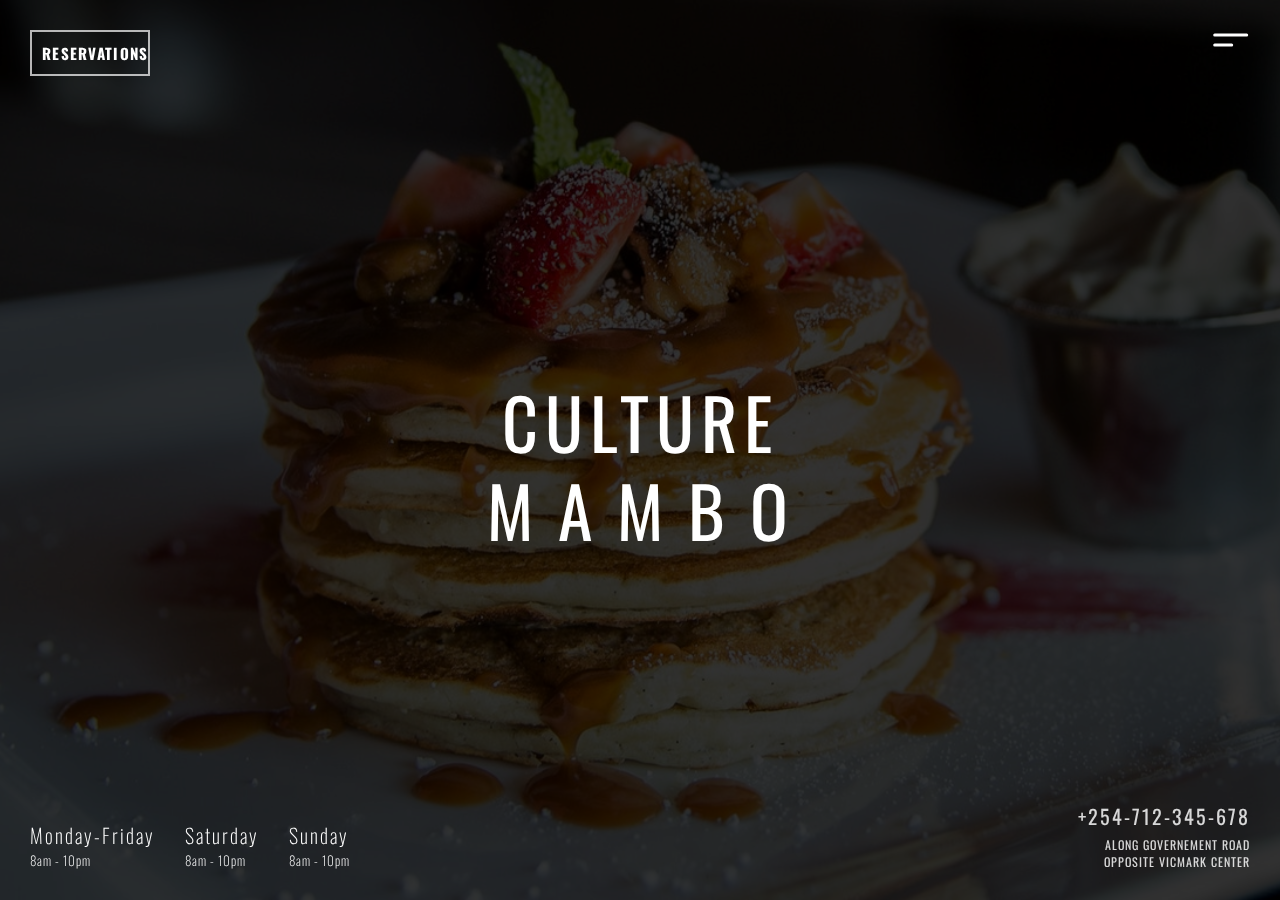
<file: index.html>
<!DOCTYPE html>
<html lang="en">
  <head>
    <meta charset="UTF-8" />
    <meta name="viewport" content="width=device-width, initial-scale=1.0" />
    
    <link
      href="https://fonts.googleapis.com/css2?family=Oswald:wght@300&display=swap"
      rel="stylesheet"
    />
    <link rel="stylesheet" href="https://stackpath.bootstrapcdn.com/font-awesome/4.7.0/css/font-awesome.min.css" integrity="sha384-wvfXpqpZZVQGK6TAh5PVlGOfQNHSoD2xbE+QkPxCAFlNEevoEH3Sl0sibVcOQVnN" crossorigin="anonymous">
    <title>Culture Mambo</title>
    <link rel="stylesheet" href="scss/main.css" />
    <link rel="stylesheet" href="css/menu.css"/>
  </head>
  <body>
    
    <section class="home">
      <div class="overlay"></div>

      <div class="slideshow-container">
        <!-- Full-width images with number and caption text -->
        <div class="mySlides fade">
          <img src="img/pancakes.jpg" class="zoomin" />
        </div>

        <div class="mySlides fade">
          <img src="img/brisket.jpg" class="zoomin" />
        </div>

        <div class="mySlides fade">
          <img src="img/salad.jpg" class="zoomin" />
        </div>

        <div class="mySlides fade">
          <img src="img/fries.jpg" class="zoomin" />
        </div>
        
      </div>
      <div class="elements">
        <div class="menu">
          <div class="menu-icon" onclick="changeIcon(this)">
              <span class="bar-1"></span>
              <!-- <span class="bar-2"></span> -->
              <span class="bar-3"></span>
          </div>
      </div>
  
      <div class="navigation">

        <div class="left">
          <ul>
            <li>
              <a href="menu.html" class="lnk">menu</a>
              
            </li>
            
            <li>
              <a href="press.html" class="lnk">press</a>
              
            </li>
            <li>
              <a href="gigs.html" class="lnk">gigs</a>
              
            </li>
            <li>
              <a href="theChef.html" class="lnk">the chef</a>
              
            </li>
            <li>
              <a href="about.html" class="lnk">about</a>
              
            </li>
            
          </ul>
        </div>

        <div class="right">

          

          <div class="location">
            <span>+254-712-345-678</span>
            <span>ALONG GOVERNEMENT ROAD</span>
            <span>OPPOSITE VICMARK CENTER</span>

            <div class="icons">
              <a href="https://www.facebook.com/CultureMamboLounge">
                <i class="fa fa-facebook"></i>
              </a>
              <a href="https://www.instagram.com/culturemambolounge/?hl=en"><i class="fa fa-instagram"></i></a>
              <a href=""><i class="fa fa-twitter"></i></a>
            </div>
          </div>

        </div>
          
      </div>

        <a href="#" class="btn"> RESERVATIONS </a>
        <div class="logo">
          <span class="culture">Culture</span>
          <span class="mambo">Mambo</span>
        </div>
        <div class="time">
          <div class="day">
            <span>Monday-Friday </span>
            <span> 8am - 10pm</span>
          </div>
          <div class="day">
            <span>Saturday </span>
            <span> 8am - 10pm</span>
          </div>
          <div class="day">
            <span>Sunday </span>
            <span> 8am - 10pm</span>
          </div>
        </div>

        <div class="location">
          <span>+254-712-345-678</span>
          <span>ALONG GOVERNEMENT ROAD</span>
          <span>OPPOSITE VICMARK CENTER</span>
        </div>
      </div>
    </section>
    <script src="script.js"></script>
  </body>
</html>
</file>
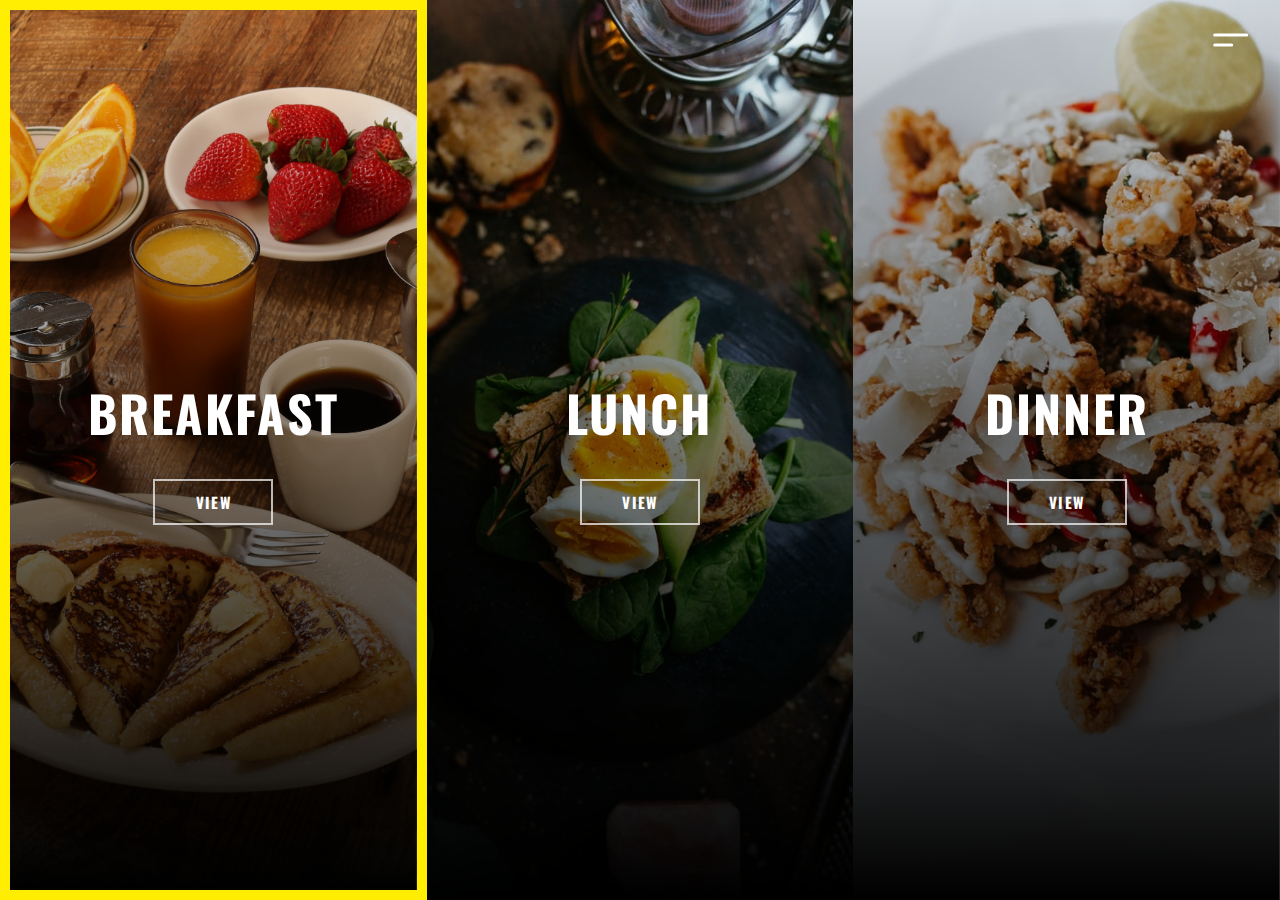
<file: menu.html>
<!DOCTYPE html>
<html lang="en">
  <head>
    <meta charset="UTF-8" />
    <meta name="viewport" content="width=device-width, initial-scale=1.0" />
    
    <link
      href="https://fonts.googleapis.com/css2?family=Oswald:wght@300&display=swap"
      rel="stylesheet"
    />
    <link rel="stylesheet" href="https://stackpath.bootstrapcdn.com/font-awesome/4.7.0/css/font-awesome.min.css" integrity="sha384-wvfXpqpZZVQGK6TAh5PVlGOfQNHSoD2xbE+QkPxCAFlNEevoEH3Sl0sibVcOQVnN" crossorigin="anonymous">
    <title>Culture Mambo</title>
    <link rel="stylesheet" href="scss/main.css" />
    <link rel="stylesheet" href="css/menu.css"/>
  </head>
  <body>
    <div class="menu">
        <div class="menu-icon" onclick="changeIcon(this)">
            <span class="bar-1"></span>
            <!-- <span class="bar-2"></span> -->
            <span class="bar-3"></span>
        </div>
    </div>

    <div class="navigation">

      <div class="left">
        <ul>
            <li>
                <a href="index.html" class="lnk">home</a>
            </li>
            
            <li>
                <a href="menu.html" class="lnk">menu</a>                
            </li>
              
            <li>
                <a href="press.html" class="lnk">press</a>            
            </li>

            <li>
                <a href="gigs.html" class="lnk">gigs</a>            
            </li>

            <li>
                <a href="theChef.html" class="lnk">the chef</a>            
            </li>
            
            <li>
                <a href="about.html" class="lnk">about</a>            
            </li>
          
        </ul>
      </div>

      <div class="right">

        

        <div class="location">
          <span>+254-712-345-678</span>
          <span>ALONG GOVERNEMENT ROAD</span>
          <span>OPPOSITE VICMARK CENTER</span>

          <div class="icons">
            <a href="">
              <i class="fa fa-facebook"></i>
            </a>
            <a href=""><i class="fa fa-instagram"></i></a>
            <a href=""><i class="fa fa-twitter"></i></a>
          </div>
        </div>

      </div>
        
    </div>
    
    <section class="mnu">

        <div class="mnu-box bfast">
            <div class="ctrls">
                <h1>breakfast</h1>
                <a href="" class="btn">view</a>
            </div>
        </div>

        <div class="mnu-box lunch">
            <div class="ctrls">
                <h1>lunch</h1>
                <a href="" class="btn">view</a>
            </div>
        </div>

        <div class="mnu-box dinner">
            <div class="ctrls">
                <h1>dinner</h1>
                <a href="" class="btn">view</a>
            </div>
        </div>
      
    </section>
    <script src="script.js"></script>
  </body>
</html>
</file>
<file: scss/main.css>
*,
*::before,
*::after {
  padding: 0;
  margin: 0;
  -webkit-box-sizing: border-box;
          box-sizing: border-box;
}

html {
  font-family: 'Segoe UI', Tahoma, Geneva, Verdana, sans-serif;
  font-size: 62.5%;
  font-family: "Oswald";
  scroll-behavior: smooth;
}

ul {
  list-style-type: none;
}

a {
  text-decoration: none;
}

.mySlides {
  display: none;
}

.home {
  height: 100vh;
  width: 100vw;
  position: relative;
  overflow: hidden;
}

.fade {
  -webkit-animation-name: fade;
  -webkit-animation-duration: 1.5s;
  animation-name: fade;
  -webkit-animation-duration: 4s;
          animation-duration: 4s;
}

.slideshow-container {
  height: 100%;
  width: 100%;
  position: relative;
}

.mySlides {
  position: relative;
  height: 100%;
  width: 100%;
}

@-webkit-keyframes fade {
  from {
    opacity: .4;
  }
  to {
    opacity: 1;
  }
}

@keyframes fade {
  from {
    opacity: .4;
  }
  to {
    opacity: 1;
  }
}

@-webkit-keyframes zoomin {
  0% {
    -webkit-transform: scale(1, 1);
            transform: scale(1, 1);
  }
  50% {
    -webkit-transform: scale(1.2, 1.2);
            transform: scale(1.2, 1.2);
  }
  100% {
    -webkit-transform: scale(1, 1);
            transform: scale(1, 1);
  }
}

@keyframes zoomin {
  0% {
    -webkit-transform: scale(1, 1);
            transform: scale(1, 1);
  }
  50% {
    -webkit-transform: scale(1.2, 1.2);
            transform: scale(1.2, 1.2);
  }
  100% {
    -webkit-transform: scale(1, 1);
            transform: scale(1, 1);
  }
}

.zoomin {
  position: relative;
  height: 100%;
  width: 100%;
  -o-object-fit: cover;
     object-fit: cover;
  -o-object-position: center;
     object-position: center;
  -webkit-animation: zoomin 15s forwards;
          animation: zoomin 15s forwards;
}

.overlay {
  position: fixed;
  top: 0;
  left: 0;
  background: rgba(0, 0, 0, 0.8);
  width: 100%;
  height: 100%;
  z-index: 1;
}

.elements {
  position: absolute;
  z-index: 1;
  height: 100%;
  width: 100%;
  top: 0;
  left: 0;
  padding: 3rem;
}

.logo {
  position: absolute;
  top: 50%;
  left: 50%;
  -webkit-transform: translate(-50%, -50%);
          transform: translate(-50%, -50%);
  font-size: 7rem;
  color: #FFF;
  text-transform: uppercase;
  text-align: center;
  line-height: 125%;
}

.culture {
  letter-spacing: 0.7rem;
  display: block;
}

.mambo {
  letter-spacing: 2.5rem;
  display: block;
  -webkit-transform: translateX(1rem);
          transform: translateX(1rem);
}

.time {
  position: absolute;
  bottom: 0;
  display: -webkit-box;
  display: -ms-flexbox;
  display: flex;
  margin-bottom: 3rem;
}

.day {
  margin-right: 3rem;
  color: #fff;
  font-weight: 200;
}

.day span {
  display: block;
}

.day span:nth-child(1) {
  font-size: 2rem;
  letter-spacing: 2px;
}

.day span:nth-child(2) {
  font-size: 1.3rem;
  letter-spacing: 1px;
}

.location {
  position: absolute;
  bottom: 0;
  right: 0;
  margin-right: 3rem;
  margin-bottom: 3rem;
}

.location span {
  display: block;
  color: rgba(255, 255, 255, 0.826);
  letter-spacing: 1px;
  font-size: 1.2rem;
  text-align: end;
}

.location span:nth-child(1) {
  font-size: 2rem;
  letter-spacing: 2px;
  text-align: end;
  margin-bottom: .5rem;
}

.mnu {
  display: -ms-grid;
  display: grid;
  position: relative;
  height: 100vh;
  width: 100%;
  background-color: #333;
  -ms-grid-columns: (1fr)[3];
      grid-template-columns: repeat(3, 1fr);
}

.bfast {
  background: -webkit-gradient(linear, left top, left bottom, from(rgba(0, 0, 0, 0)), to(black)), url(../img/2.jpg);
  background: linear-gradient(to bottom, rgba(0, 0, 0, 0), black), url(../img/2.jpg);
}

.lunch {
  background: -webkit-gradient(linear, left top, left bottom, from(rgba(0, 0, 0, 0)), to(black)), url(../img/weggs.jpg);
  background: linear-gradient(to bottom, rgba(0, 0, 0, 0), black), url(../img/weggs.jpg);
}

.dinner {
  background: -webkit-gradient(linear, left top, left bottom, from(rgba(0, 0, 0, 0)), to(black)), url(../img/yummy.jpg);
  background: linear-gradient(to bottom, rgba(0, 0, 0, 0), black), url(../img/yummy.jpg);
}

.mnu-box {
  background-position: center;
  background-size: cover;
  display: -webkit-box;
  display: -ms-flexbox;
  display: flex;
  -webkit-box-align: center;
      -ms-flex-align: center;
          align-items: center;
  -webkit-box-pack: center;
      -ms-flex-pack: center;
          justify-content: center;
  -webkit-transition: .5s;
  transition: .5s;
}

.mnu-box:hover {
  border: solid 1rem #ffee02;
}

.ctrls {
  display: -webkit-box;
  display: -ms-flexbox;
  display: flex;
  -webkit-box-orient: vertical;
  -webkit-box-direction: normal;
      -ms-flex-direction: column;
          flex-direction: column;
  -webkit-box-align: center;
      -ms-flex-align: center;
          align-items: center;
}

.ctrls h1 {
  color: #fff;
  text-transform: uppercase;
  letter-spacing: 2px;
  font-size: 5rem;
  margin-bottom: 3rem;
}

.menu {
  position: fixed;
  top: 2rem;
  right: 4rem;
  z-index: 1000;
  border-radius: 100%;
  height: 3.5rem;
  width: 3.5rem;
  -webkit-transition: all .4s ease;
  transition: all .4s ease;
}

.menu-icon {
  position: absolute;
  top: 50%;
  left: 50%;
  -webkit-transform: translate(-28%, -33%);
          transform: translate(-28%, -33%);
  height: 100%;
  width: 100%;
  cursor: pointer;
}

.bar-1, .bar-2, .bar-3 {
  display: block;
  width: 3.5rem;
  height: 3px;
  background-color: #fff;
  margin: 7px 0;
  -webkit-transition: all .4s ease;
  transition: all .4s ease;
  padding: 0;
  border-radius: 3px;
}

.bar-3 {
  width: 2rem;
}

.change .bar-1 {
  -webkit-transform: translateY(0.5px) rotateZ(45deg);
          transform: translateY(0.5px) rotateZ(45deg);
  background-color: #fff;
}

.change .bar-3 {
  -webkit-transform: translateY(-9.5px) rotateZ(-45deg);
          transform: translateY(-9.5px) rotateZ(-45deg);
  background-color: #fff;
  width: 3.5rem;
}

.light-border {
  border-color: #fff;
}

.navigation {
  position: fixed;
  height: 100vh;
  width: 100vw;
  background: -webkit-gradient(linear, left top, right top, from(rgba(0, 0, 0, 0.8)), to(black)), url(../../img/1.jpg);
  background: linear-gradient(to right, rgba(0, 0, 0, 0.8), black), url(../../img/1.jpg);
  bottom: 0;
  left: 0;
  z-index: 100;
  -webkit-transform: translateY(100vw);
          transform: translateY(100vw);
  opacity: 0;
  color: #fff;
  display: -webkit-box;
  display: -ms-flexbox;
  display: flex;
  -webkit-box-align: center;
      -ms-flex-align: center;
          align-items: center;
  -webkit-transition: all .4s ease-in-out;
  transition: all .4s ease-in-out;
}

.left {
  -webkit-box-flex: 1;
      -ms-flex: 1 0;
          flex: 1 0;
  border-right: solid 1px rgba(255, 255, 255, 0.2);
}

.lnk {
  color: #fff;
  font-size: 8rem;
  -webkit-transition: .3s;
  transition: .3s;
}

.lnk:hover {
  color: #777777;
}

.show {
  -webkit-transform: translateY(0);
          transform: translateY(0);
  opacity: 1;
}

.right {
  -webkit-box-flex: 1;
      -ms-flex: 1 0;
          flex: 1 0;
}

.icons {
  margin-top: 3rem;
  text-align: end;
}

.icons .fa {
  color: #fff;
  font-size: 3rem;
  display: inline-block;
  margin-right: 2rem;
}

.btn {
  position: relative;
  border: solid 2px rgba(255, 255, 255, 0.705);
  width: 12rem;
  padding: 1rem;
  text-align: center;
  color: #fff;
  font-size: 1.5rem;
  display: inline-block;
  letter-spacing: 1.3px;
  cursor: pointer;
  z-index: 4;
  text-transform: uppercase;
  font-weight: bold;
  -webkit-transition: .3s;
  transition: .3s;
}

.btn:hover {
  background-color: #ffee02;
  color: #333;
  border: none;
}

.btn-block {
  display: block;
}

.chef {
  height: 100vh;
  width: 100vw;
  background-color: black;
}

.chef:nth-child(1) {
  display: -webkit-box;
  display: -ms-flexbox;
  display: flex;
  position: relative;
}

.chef:nth-child(1) img {
  width: 55%;
  -o-object-fit: cover;
     object-fit: cover;
  -o-object-position: center;
     object-position: center;
  background: #000;
}

.text {
  display: -webkit-box;
  display: -ms-flexbox;
  display: flex;
  -webkit-box-align: center;
      -ms-flex-align: center;
          align-items: center;
  -webkit-box-pack: center;
      -ms-flex-pack: center;
          justify-content: center;
  color: #fff;
  width: 45%;
}

.textwrapper p:nth-child(1) {
  font-size: 2rem;
  letter-spacing: 1px;
  color: grey;
}

.textwrapper h1 {
  text-transform: capitalize;
  font-size: 5rem;
  letter-spacing: 2px;
  margin-bottom: .5rem;
}

.textwrapper p:nth-child(3) {
  font-size: 1.8rem;
  letter-spacing: 2rem;
  text-transform: uppercase;
}

.textwrapper p:nth-child(4) {
  font-size: 2rem;
  margin-top: 2rem;
  margin-bottom: 2rem;
}

.bio {
  height: 70vh;
  width: 100vw;
  text-align: center;
  background-color: ivory;
  display: -webkit-box;
  display: -ms-flexbox;
  display: flex;
}

.bio p {
  font-size: 2rem;
  font-family: 'Roboto Slab', serif;
  width: 50%;
  margin: auto;
  line-height: 160%;
}

.last {
  position: relative;
  height: 50vh;
  background-image: -webkit-gradient(linear, right top, left top, from(rgba(0, 0, 0, 0.5))), url(../img/.jpg);
  background-image: linear-gradient(to left, rgba(0, 0, 0, 0.5) rgba(0, 0, 0, 0.5)), url(../img/.jpg);
  background-position: center;
}

.logo {
  top: 50%;
  left: 50%;
  -webkit-transform: translate(-50%, -50%);
          transform: translate(-50%, -50%);
  font-size: 7rem;
  color: #FFF;
  text-transform: uppercase;
  text-align: center;
  line-height: 125%;
}

.culture {
  letter-spacing: 0.7rem;
  display: block;
}

.mambo {
  letter-spacing: 2.5rem;
  display: block;
  -webkit-transform: translateX(1rem);
          transform: translateX(1rem);
}

.gigs {
  width: 100vw;
  background-image: -webkit-gradient(linear, left top, right top, from(rgba(0, 0, 0, 0.5)), to(rgba(0, 0, 0, 0.5))), url(../img/hi.jpg);
  background-image: linear-gradient(to right, rgba(0, 0, 0, 0.5), rgba(0, 0, 0, 0.5)), url(../img/hi.jpg);
  background-position: center;
  background-size: cover;
}

.banner {
  display: -webkit-box;
  display: -ms-flexbox;
  display: flex;
  -webkit-box-orient: vertical;
  -webkit-box-direction: normal;
      -ms-flex-direction: column;
          flex-direction: column;
  -webkit-box-align: center;
      -ms-flex-align: center;
          align-items: center;
  font-size: 4rem;
  color: #fff;
  -webkit-box-pack: center;
      -ms-flex-pack: center;
          justify-content: center;
  margin-bottom: 4rem;
}

.culture {
  margin-top: 3rem;
}

.form {
  position: relative;
  width: 45%;
  margin: auto;
  display: -webkit-box;
  display: -ms-flexbox;
  display: flex;
  -webkit-box-orient: vertical;
  -webkit-box-direction: normal;
      -ms-flex-direction: column;
          flex-direction: column;
  -webkit-box-align: center;
      -ms-flex-align: center;
          align-items: center;
}

.inputstyle {
  position: relative;
  width: 100%;
  margin-bottom: 10rem;
}

.inputstyle input {
  position: absolute;
  width: 100%;
  height: 2rem;
  background: transparent;
  border: solid 4px rgba(255, 255, 255, 0.5);
  padding: 2rem;
  color: #fff;
  font-family: 'Oswald';
  font-size: 1.5rem;
}
/*# sourceMappingURL=main.css.map */
</file>
<file: css/menu.css>
:root{
  --primary-color: rgba(13,110,139,0.79);
  --overlay-color: rgba(24,39,51,0.85)
  --menu-speed:0.75s;
}

.menu-wrap {
    position: relative;
    top: 0;
    right: 0;
    z-index: 3;
    padding: 1rem;
  }
  .menu-wrap .toggler{
    position: absolute;
    top: 0;
    right:0;
    z-index: 4;
    cursor: pointer;
    width: 50px;
    height: 50px;
    opacity: 0;
    padding: 3rem;
  }
  
  .menu-wrap .hamburger{
    position: absolute;
    top: 0;
    right: 0;
    width: 60px;
    height:60px;
    padding: 1rem;
    display: flex;
    align-items: center;
    justify-content: center;
  }

  /*Hamburger line*/
  .menu-wrap .hamburger >div{
    position: relative;
    width: 100%;
    height: 2px;
    background-color:#fff;
    display: flex;
    align-items: center;
    justify-content: center;
    transition: all 0.8s ease;
  }

  /*Top and bottom lines*/
  .menu-wrap .hamburger >div:before,
  .menu-wrap .hamburger >div:after{
    content: '';
    position: absolute;
    z-index: 4;
    top: -10px;
    width: 100%;
    height: 2px;
    background: inherit;
  }
  /*Move line down*/
  .menu-wrap .hamburger >div:after{
    top: 10px;
  }
  /*Toggler animate*/
  .menu-wrap .toggler:checked + .hamburger>div{
    transform: rotate(135deg);
    z-index: 4;
  }
  

/*Turn lines into X*/
  .menu-wrap .toggler:checked + .hamburger>div:before,
  .menu-wrap .toggler:checked + .hamburger>div:after{
    top: 0;
    transform: rotate(90deg);
  }

  /*Rotate on h0ver when checked*/
  .menu-wrap .toggler:checked:hover + .hamburger>div{
    transform: rotate(225deg);
  }

  /*Show menu*/

  .menu-wrap .toggler:checked ~ .menu{
    visibility: visible;
  }
  .menu-wrap .toggler:checked ~ .menu>div{
    transform: scale(1);
    transition-duration: var(--menu-speed);
  }
  .menu-wrap .toggler:checked ~ .menu>div>div{
    opacity: 1;
    transition: opacity 0.4s ease;
  }

  .menu-wrap .menu{
    position: fixed;
    top: 0;
    right: 0;
    width: 100%;
    height: 100%;
    overflow: hidden;
    display: flex;
    align-items: center;
    justify-content: center;
    visibility: hidden;
  }
  .menu-wrap .menu>div{
    background: rgba(0,0,0,0.97);
    border-radius: 50%;
    width: 700vw;
    height: 700vw;
    display: flex;
    align-items: center;
    /* justify-content: center; */
    transform: scale(0);
    transition: all 0.4s ease;
  }
  .menu-wrap .menu>div >div{
    /* text-align: center; */
    max-width: 90vw;
    max-height: 100vh;
    opacity: 0;
    transition: opacity 0.4s ease;
  }
  .menu-wrap .menu>div>div>ul>li{
    list-style: none;
    /* color: #fff; */
    font-size: 4rem;
    padding: 1rem;
  }
  .menu-wrap .menu>div>div>ul>li>a{
    /* color: inherit; */
    text-decoration: none;
    transition: color 0.4s ease;
  }

  .left{
    /* display: grid;
    grid-template-columns: 1fr; */
    /* background: #fff; */
    /* grid-gap: 1rem; */
    margin-left: 5rem;
    text-align: left;
    
  }

  .left-lnk {
    font-size: 7rem;
    text-transform: lowercase;
    transition: .3s;
    color: #fff;
  }

  .left-lnk:hover {
    color: rgb(102, 102, 102);
  }

  .right {
    height: 40rem;
    width: 40rem;
    color: #fff;
  }
</file>
